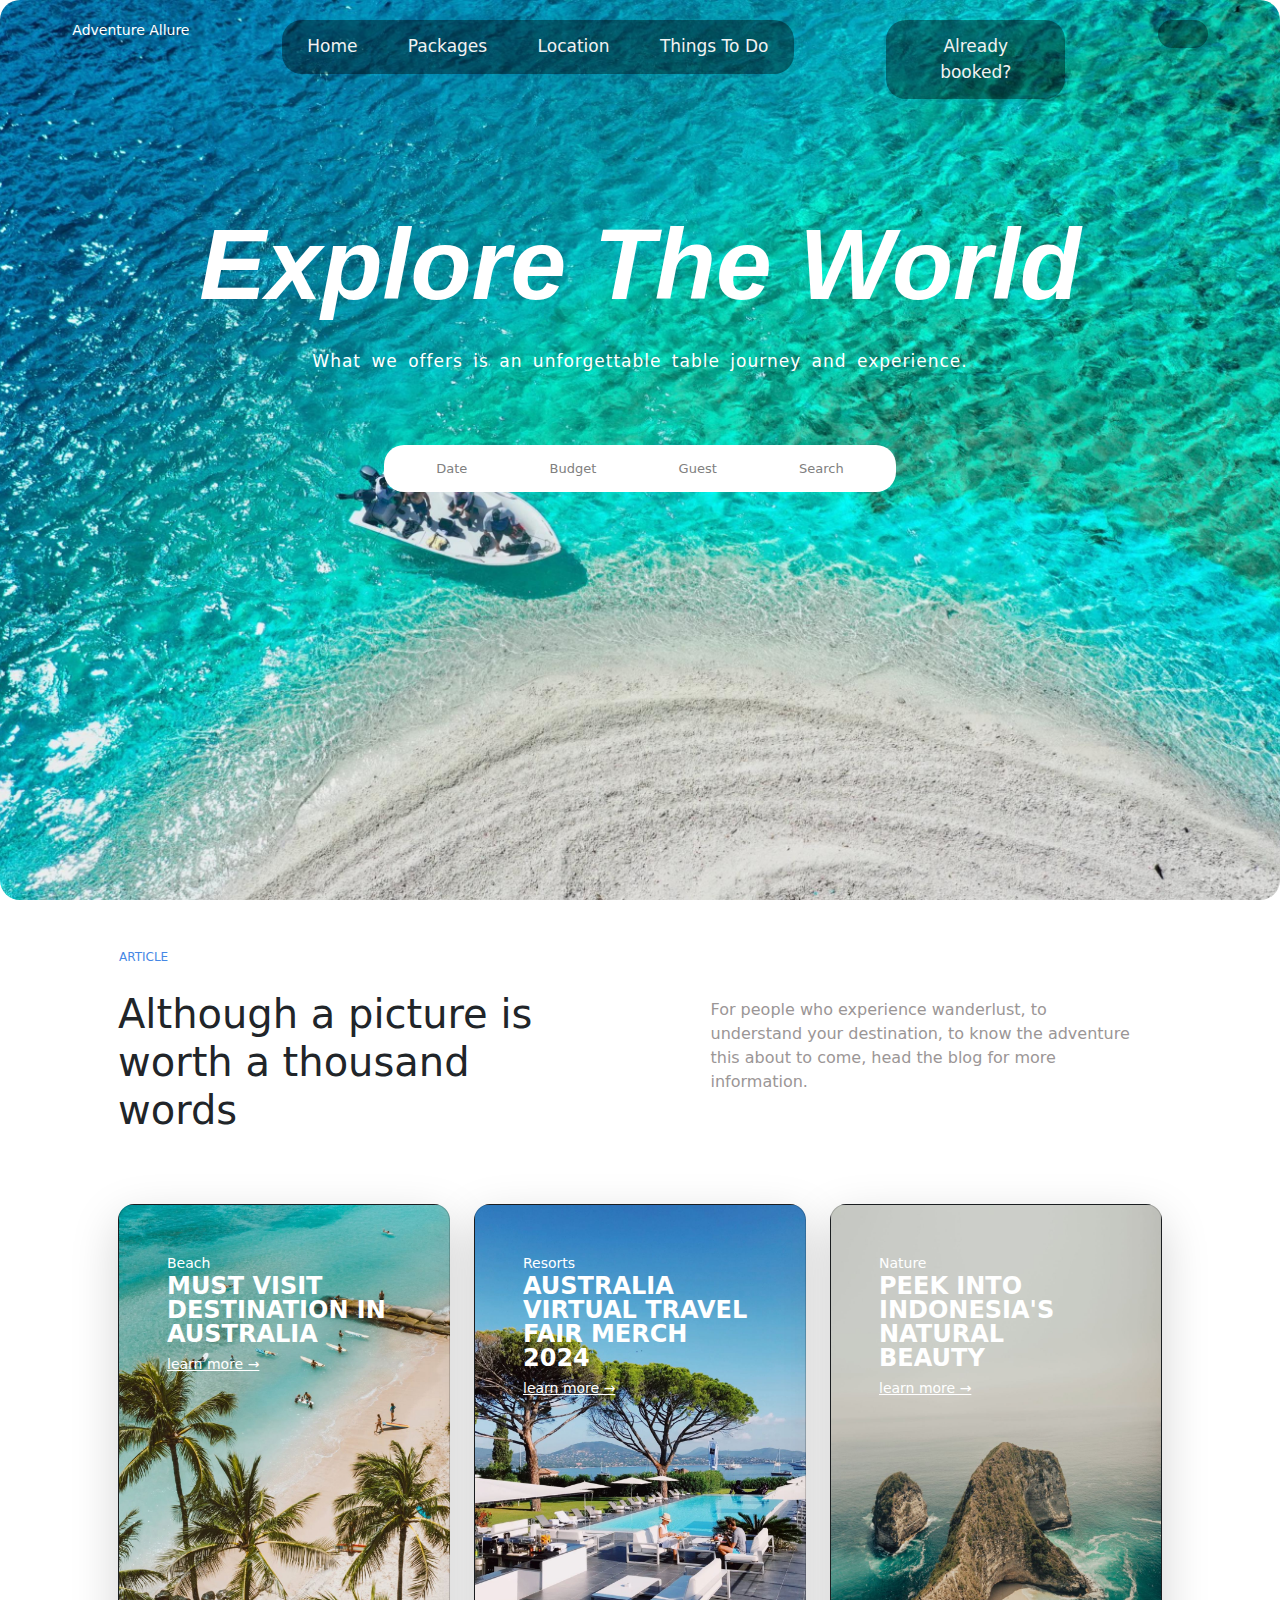
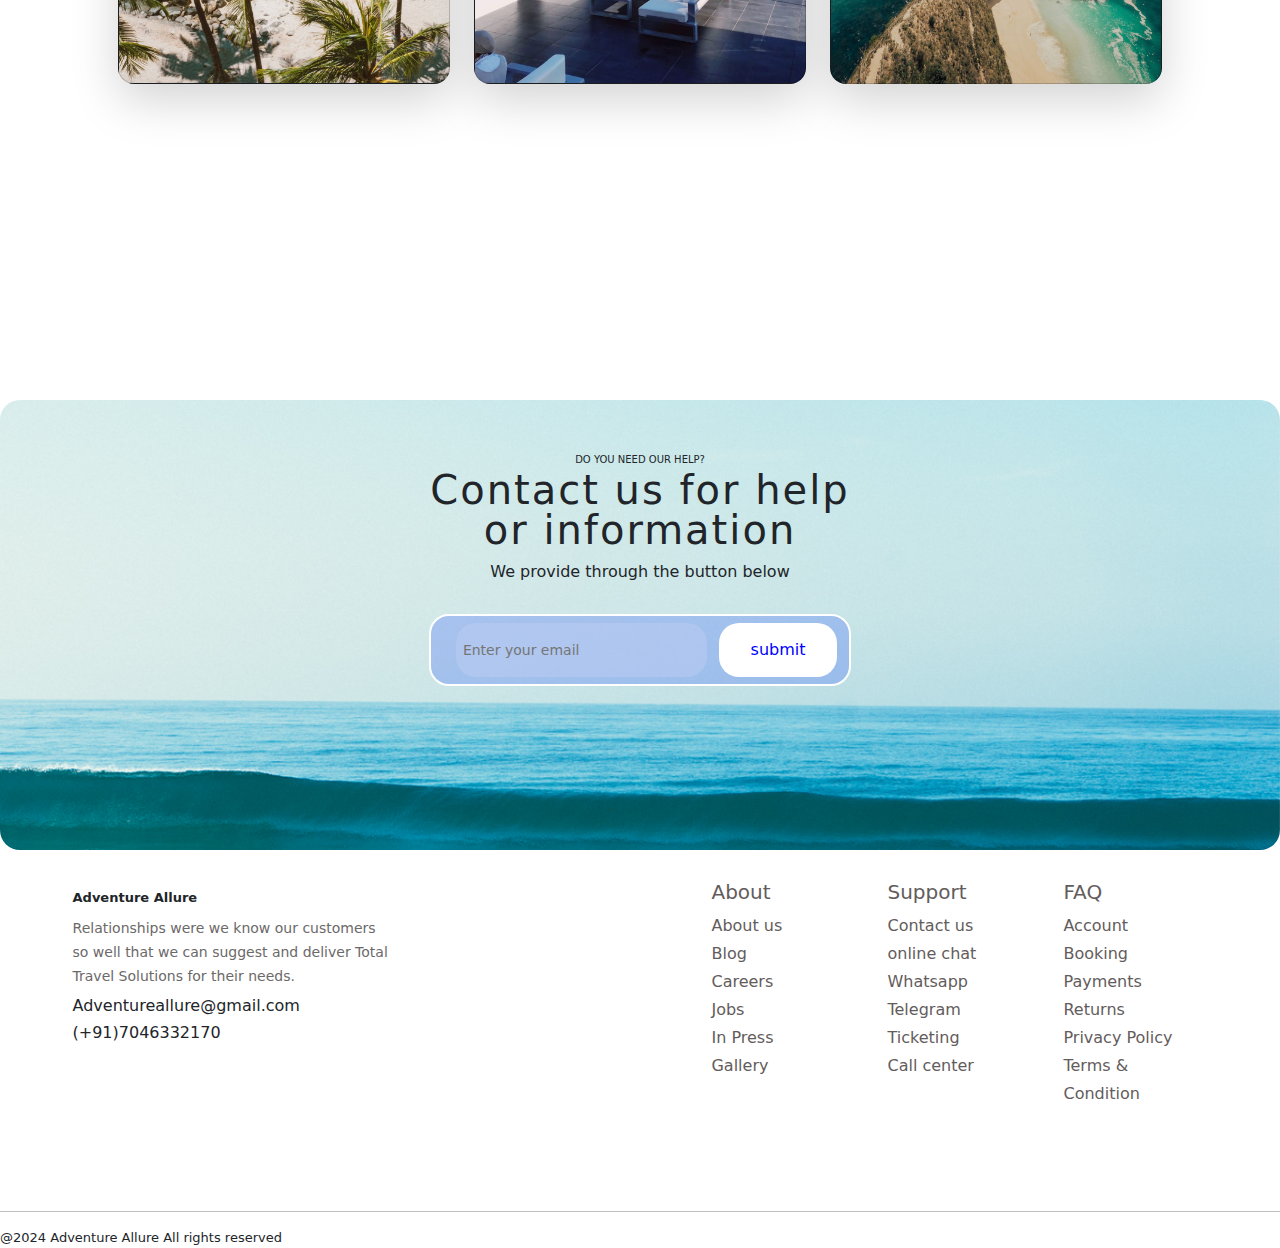
<file: index.html>
<!DOCTYPE html>
<html lang="en">
<head>
    <meta charset="UTF-8">
    <meta name="viewport" content="width=device-width, initial-scale=1.0">
    <title>Document</title>
    <link rel="stylesheet" href="./index.css">
    <link rel="stylesheet" href="https://cdnjs.cloudflare.com/ajax/libs/font-awesome/6.5.2/css/all.min.css" 
    integrity="sha512-SnH5WK+bZxgPHs44uWIX+LLJAJ9/2PkPKZ5QiAj6Ta86w+fsb2TkcmfRyVX3pBnMFcV7oQPJkl9QevSCWr3W6A=="
     crossorigin="anonymous" referrerpolicy="no-referrer" />
     
     <link href="https://cdn.jsdelivr.net/npm/bootstrap@5.3.3/dist/css/bootstrap.min.css" rel="stylesheet" integrity="sha384-QWTKZyjpPEjISv5WaRU9OFeRpok6YctnYmDr5pNlyT2bRjXh0JMhjY6hW+ALEwIH" crossorigin="anonymous">
     <script src="https://cdn.jsdelivr.net/npm/bootstrap@5.3.3/dist/js/bootstrap.bundle.min.js" integrity="sha384-YvpcrYf0tY3lHB60NNkmXc5s9fDVZLESaAA55NDzOxhy9GkcIdslK1eN7N6jIeHz" crossorigin="anonymous"></script>
     <link rel="stylesheet" href="./article.css">
</head>
<body>
   <!-- nav page -->
    <div class="bg-img">
        <div class="nav-header">
        <div class="logo"><i class="fa-solid fa-a"></i><i class="fa-solid fa-a"></i><div style="font-size:14px;">Adventure Allure</div></div>
        <!-- <div class="logo">Adventure Allure</div> -->
        <div class="container1">
          <div class="topnav1">
            <a href="index.html" >Home</a>
            <a href="package.html">Packages</a>
            <a href="location.html">Location</a>
            <a href="things-to-do.html">Things To Do</a>
          </div>
        </div>
        <div class="container2">
            <div class="topnav2">
              <a href="#home">Already booked?</a>
            </div>
          </div>
          <div class="container3">
            <div class="topnav3">
              <a href="#home"><i class="fa-solid fa-bag-shopping"></i></a>
            </div>
          </div>
        </div>
        <div class="Explore-tw">Explore The World</div>
        <div class="unforgettable-jo">What we offers is an unforgettable table journey and experience.</table></div>
        <div class="search-box">
        <div class="container4">
            <div class="topnav4">
              <a href="#date"> <i class="fa-regular fa-calendar-days"></i> Date  <i class="fa-solid fa-angle-down"></i></a>
              <a href="#budget"><i class="fa-regular fa-file"></i> Budget  <i class="fa-solid fa-angle-down"></i></a>
              <a href="#guest"><i class="fa-solid fa-user"></i> Guest  <i class="fa-solid fa-angle-down"></i></a>
              <a href="#search">Search <i class="fa-solid fa-magnifying-glass"></i></a>
            </div>
        </div>
          </div>
        </div>
     
     <div class="container px-4 py-5" id="custom-cards">
         <div class="article">ARTICLE</div>
       <div class="text">
         <div class="text1"><h1 class="pb-2 mt-4 px-4">Although a picture is worth a thousand words</h1></div>
         <div class="text2"><p class="mt-4 pb-2 px-5 pt-2" style="color: rgb(155, 150, 150);">For people who experience wanderlust, to understand your destination, to know the adventure this about to come, head the blog for more information. </p></div>
       </div>
     
         <div class="row row-cols-1 row-cols-lg-3 align-items-stretch g-4 pb-4 px-4">
           <div class="col">
             <div class="card card-cover h-100 overflow-hidden text-bg-dark rounded-4 shadow-lg" style="background-image: url('./images/beach_S.jpg'); background-size: cover; background-repeat: no-repeat;">
               <div class="d-flex flex-column h-100 p-5 pb-3 text-white text-shadow-1">
                 <small>Beach</small>
                 <h3 class=" mb-2 lh-1 fw-bold" style="font-size: 1.5rem; width: 100%; position: relative;">MUST VISIT DESTINATION IN AUSTRALIA</h3>
                 <small><a href="./project.html" style="color: white;">learn more →</a></small>
               </div>
             </div>
           </div>
     
           <div class="col">
             <div class="card card-cover h-100 overflow-hidden text-bg-dark rounded-4 shadow-lg" style="background-image: url('./images/pool_S.jpg');background-size: cover; background-repeat: no-repeat;">
               <div class="d-flex flex-column h-100 p-5 pb-3 text-white text-shadow-1">
                 <small>Resorts</small>
                 <h3 class=" mb-2 lh-1 fw-bold" style="font-size: 1.5rem; width: 100%; position: relative;">AUSTRALIA VIRTUAL TRAVEL FAIR MERCH 2024</h3>
                 <small><a href="./project.html" style="color: white;">learn more →</a></small>
               </div>
             </div>
           </div>
           
     
           <div class="col">
             <div class="card card-cover h-100 overflow-hidden text-bg-dark rounded-4 shadow-lg" style="background-image: url('./images/sea2_S.jpg'); background-size: cover; background-repeat: no-repeat;">
               <div class="d-flex flex-column h-100 p-5 pb-3 text-shadow-1">
                 <small>Nature</small>
                 <h3 class=" mb-2 lh-1 fw-bold" style="font-size: 1.5rem; width: 100%; position: relative;">PEEK INTO INDONESIA'S NATURAL BEAUTY</h3>
                 <small><a href="./project.html" style="color: white;">learn more →</a></small>
               
               </div>
             </div>
           </div>
         </div>
        </div>

      <footer>
        <div class="container-wave">
          <div class="do-you">DO YOU NEED OUR HELP?</div>
          <div class="contact-us">Contact us for help</div>
          <div class="info">or information</div>
          <div class="provide">We provide through the button below</div>
          <div class="mail-container" >
            <i class="fa-regular fa-envelope"></i><input class="mail" placeholder="Enter your email">
            <button class="submit">submit</button>
          </div>
        </div>
        <div class="footer-details">
          <div class="detail1">
            <h5><i class="fa-solid fa-a"></i><i class="fa-solid fa-a"></i>  <b>Adventure Allure</b></h5>
            <p>Relationships were we know our customers</p>
            <p>so well that we can suggest and deliver Total</p>
            <p>Travel Solutions for their needs.</p>
            <h4 class="mail-name"><i class="fa-regular fa-envelope"></i>      Adventureallure@gmail.com</h4>
            <h4><i class="fa-solid fa-phone"></i>  (+91)7046332170</h4>
          </div>
          <div class="detail2">
            <div class="detail2-1">
              <ul>
                    <li><a href="#About" ><h5>About</h5></a></li>
                    <li> <a href="#news">About us</a></li>
                    <li><a href="#contact">Blog</a></li>
                    <li><a href="#about">Careers</a></li>
                    <li> <a href="#news">Jobs</a></li>
                    <li><a href="#contact">In Press</a></li>
                    <li><a href="#about">Gallery</a></li>
              </ul>
            </div>
            <div class="detail2-2"> 
              <ul>
                    <li><a href="#About" ><h5>Support</h5></a></li>
                    <li> <a href="#news">Contact us</a></li>
                    <li><a href="#contact">online chat</a></li>
                    <li><a href="#about">Whatsapp</a></li>
                    <li> <a href="#news">Telegram</a></li>
                    <li><a href="#contact">Ticketing</a></li>
                    <li><a href="#about">Call center</a></li>
              </ul>
            </div>
            <div class="detail2-3">
              <ul>
                    <li><a href="#About" ><h5>FAQ</h5></a></li>
                    <li> <a href="#news">Account</a></li>
                    <li><a href="#contact">Booking</a></li>
                    <li><a href="#about">Payments</a></li>
                    <li> <a href="#news">Returns</a></li>
                    <li><a href="#contact">Privacy Policy</a></li>
                    <li><a href="#about">Terms & Condition</a></li>
              </ul>
            </div>
          </div>
        </div>
        <hr class="hrl">
        <div class="rights">
          <div class="r1">@2024 Adventure Allure All rights reserved </div>
          <div class="social-m">
            <i class="fa-brands fa-instagram"></i>   
             <i class="fa-brands fa-facebook"></i>  
              <i class="fa-brands fa-twitter"></i>
          </div>
      </div>
        
      </footer>
</body>
</html>
</file>
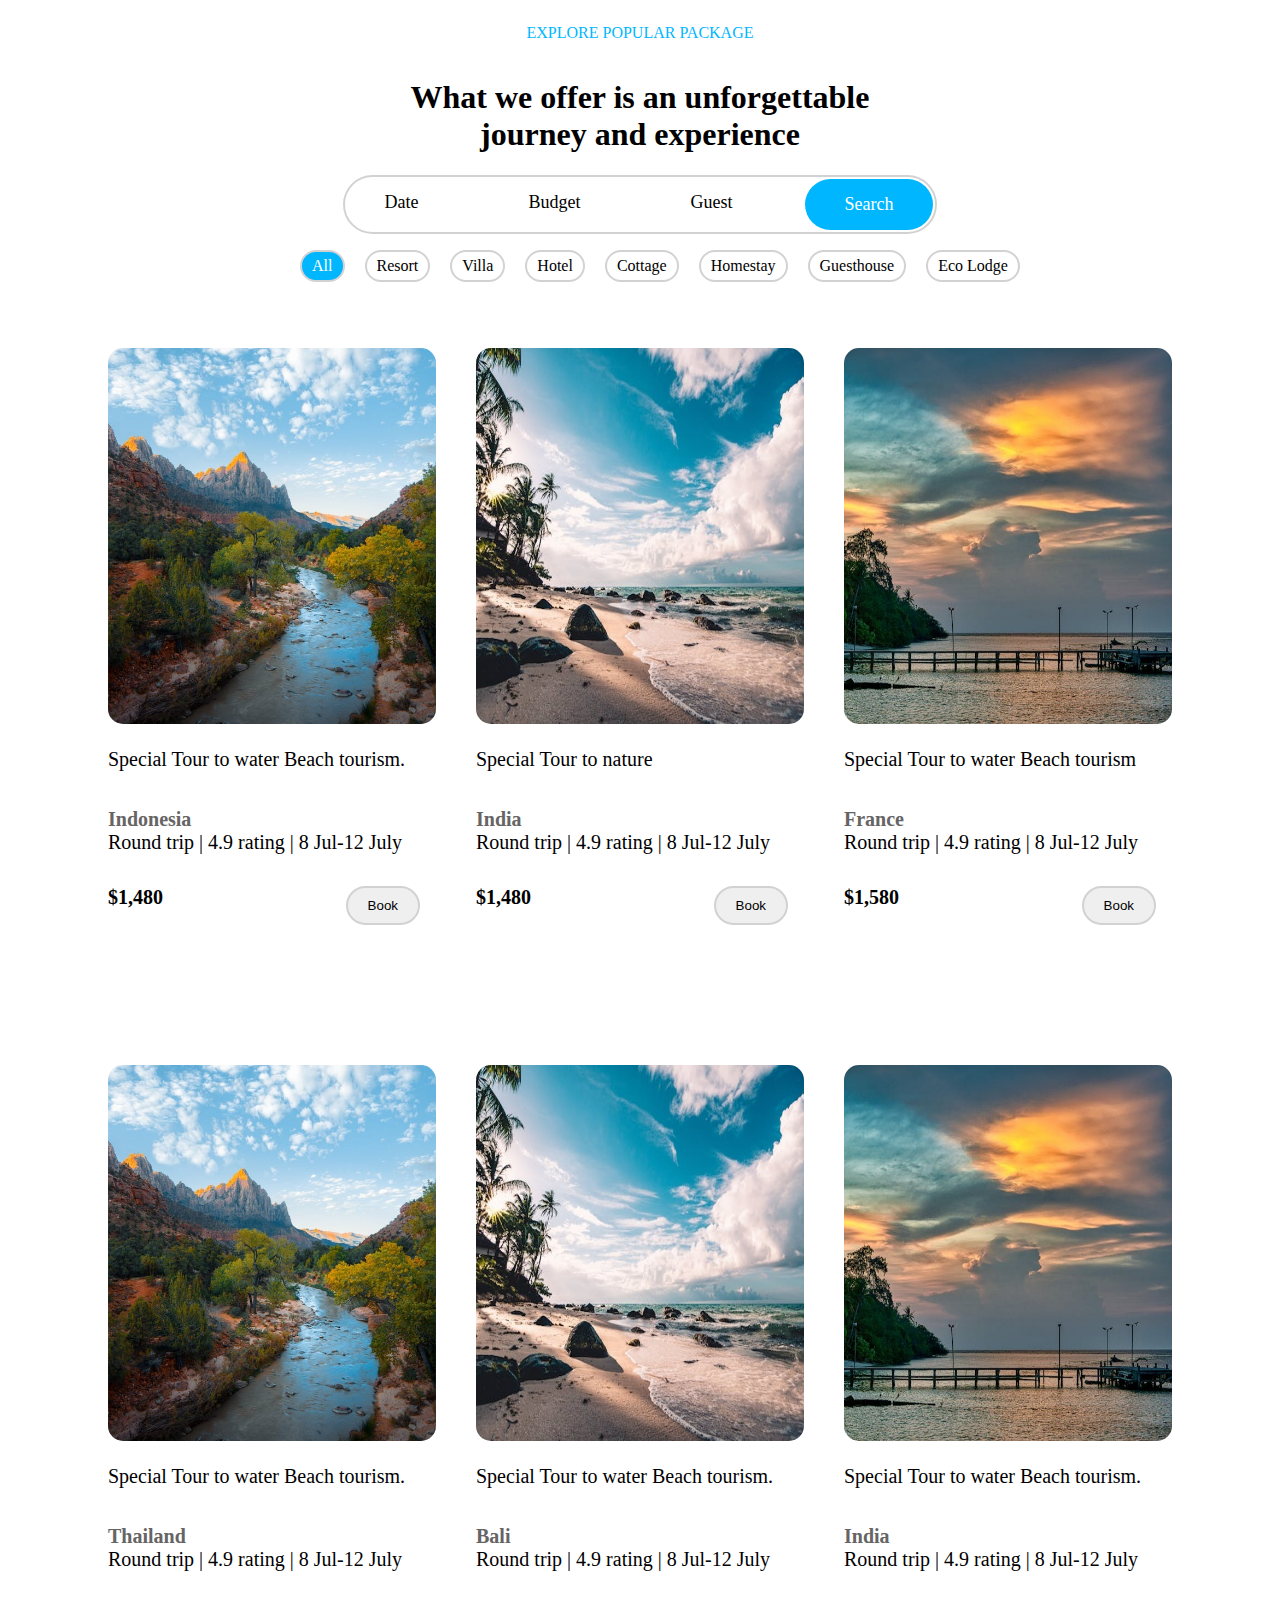
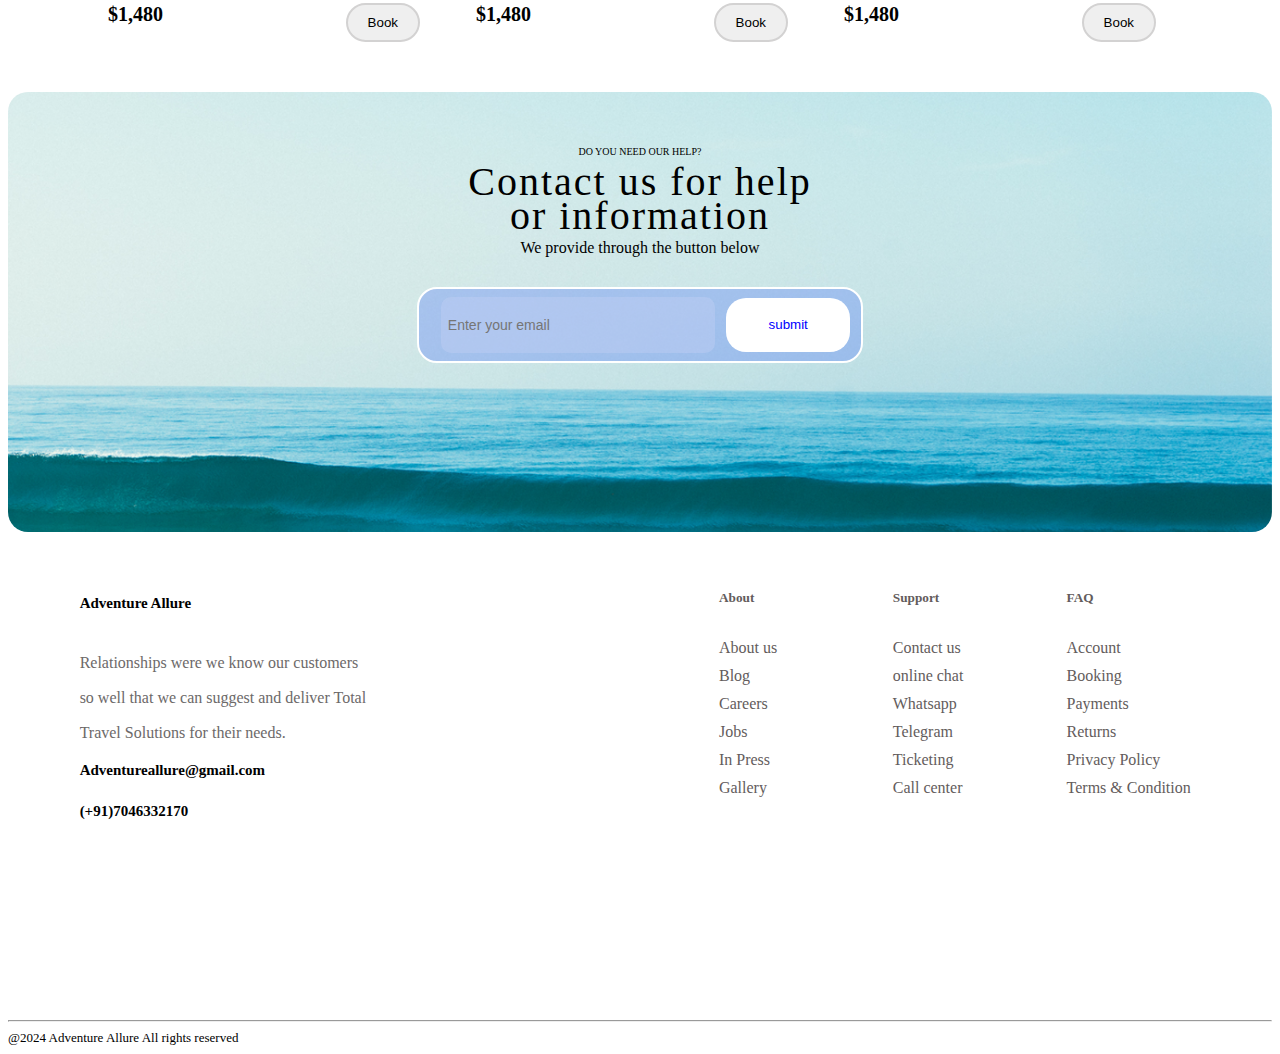
<file: package.html>
<!DOCTYPE html>
<html lang="en">
<head>
    <meta charset="UTF-8">
    <meta name="viewport" content="width=device-width, initial-scale=1.0">
    <title>Travel</title>
    <link rel="stylesheet" href="./package.css">
    <link rel="stylesheet" href="https://cdnjs.cloudflare.com/ajax/libs/font-awesome/6.5.2/css/all.min.css" 
    integrity="sha512-SnH5WK+bZxgPHs44uWIX+LLJAJ9/2PkPKZ5QiAj6Ta86w+fsb2TkcmfRyVX3pBnMFcV7oQPJkl9QevSCWr3W6A=="
     crossorigin="anonymous" referrerpolicy="no-referrer" />
</head>
<body>
    <div class="main">
        <p style="color: #00b7ff;">EXPLORE POPULAR PACKAGE</p>
        <h1 style="text-align: center;">What we offer is an unforgettable <br>journey and experience</h1>
        <div class="nav">
            
                <li>Date</li>
                <li>Budget</li>
                <li>Guest</li>
                <li class="search">Search</li>
            
        </div>
        <ul>
            <li class="all">All</li>
            <li>Resort</li>
            <li>Villa</li>
            <li>Hotel</li>
            <li>Cottage</li>
            <li>Homestay</li>
            <li>Guesthouse</li>
            <li>Eco Lodge</li>
        </ul>
    </div>
    <div class="images">
        <div class="img">
            <img src="./images/mountain_p.jpg" alt="">
            <p class="img-p">Special Tour to water Beach tourism.</p>
            <span style="color: rgb(102, 100, 100); font-weight: 800">Indonesia</span>
            <div><span >Round trip |  4.9 rating  | 8 Jul-12 July</span></div>
            <div class="cost">
                <span style="font-weight: 600;">$1,480</span>
            <button class="book">Book</button>
            </div>
        </div>

        <div class="img">
            <img src="./images/beach_p.jpg" alt="">
            <p class="img-p">Special Tour to nature</p>
            <span style="color: rgb(102, 100, 100); font-weight: 800;">India</span>
           <div>
            <span >Round trip |  4.9 rating  | 8 Jul-12 July</span>
           </div>
            <div class="cost">
                <span style="font-weight: 600;">$1,480</span>
            <button class="book">Book</button>
            </div>
        </div>

        <div class="img">
            <img src="./images/sea_p.jpg" alt="">
            <p class="img-p">Special Tour to water Beach tourism</p>
            <span style="color: rgb(102, 100, 100); font-weight: 800">France</span>
            <div>
                <span >Round trip |  4.9 rating  | 8 Jul-12 July</span>
            </div>
            <div class="cost">
            <span style="font-weight: 600;">$1,580</span>
            <button class="book">Book</button>
            </div>
        </div>

        <div class="img">
            <img src="./images/mountain_p.jpg" alt="">
            <p class="img-p">Special Tour to water Beach tourism.</p>
            <span style="color: rgb(102, 100, 100); font-weight: 800">Thailand</span>
            <div><span >Round trip |  4.9 rating  | 8 Jul-12 July</span></div>
            <div class="cost">
                <span style="font-weight: 600;">$1,480</span>
            <button class="book">Book</button>
            </div>
        </div>

        <div class="img">
            <img src="./images/beach_p.jpg" alt="">
            <p class="img-p">Special Tour to water Beach tourism.</p>
            <span style="color: rgb(102, 100, 100); font-weight: 800">Bali</span>
            <div><span >Round trip |  4.9 rating  | 8 Jul-12 July</span></div>
            <div class="cost">
                <span style="font-weight: 600;">$1,480</span>
            <button class="book">Book</button>
            </div>
    </div>
    <div class="img">
        <img src="./images/sea_p.jpg" alt="">
        <p class="img-p">Special Tour to water Beach tourism.</p>
        <span style="color: rgb(102, 100, 100); font-weight: 800">India</span>
        <div><span >Round trip |  4.9 rating  | 8 Jul-12 July</span></div>
        <div class="cost">
            <span style="font-weight: 600;">$1,480</span>
        <button class="book">Book</button>
        </div>
</div>
</div>
<footer>
    <div class="container-wave">
      <div class="do-you">DO YOU NEED OUR HELP?</div>
      <div class="contact-us">Contact us for help</div>
      <div class="info">or information</div>
      <div class="provide">We provide through the button below</div>
      <div class="mail-container" >
        <i class="fa-regular fa-envelope"></i><input class="mail" placeholder="Enter your email">
        <button class="submit">submit</button>
      </div>
    </div>
    <div class="footer-details">
      <div class="detail1">
        <h5><i class="fa-solid fa-a"></i><i class="fa-solid fa-a"></i>  <b>Adventure Allure</b></h5>
        <p>Relationships were we know our customers</p>
        <p>so well that we can suggest and deliver Total</p>
        <p>Travel Solutions for their needs.</p>
        <h4 class="mail-name"><i class="fa-regular fa-envelope"></i>      Adventureallure@gmail.com</h4>
        <h4><i class="fa-solid fa-phone"></i>(+91)7046332170</h4>
      </div>
      <div class="detail2">
        <div class="detail2-1">
          <ul>
                <li><a href="#About" ><h5>About</h5></a></li>
                <li> <a href="#news">About us</a></li>
                <li><a href="#contact">Blog</a></li>
                <li><a href="#about">Careers</a></li>
                <li> <a href="#news">Jobs</a></li>
                <li><a href="#contact">In Press</a></li>
                <li><a href="#about">Gallery</a></li>
          </ul>
        </div>
        <div class="detail2-2"> 
          <ul>
                <li><a href="#About" ><h5>Support</h5></a></li>
                <li> <a href="#news">Contact us</a></li>
                <li><a href="#contact">online chat</a></li>
                <li><a href="#about">Whatsapp</a></li>
                <li> <a href="#news">Telegram</a></li>
                <li><a href="#contact">Ticketing</a></li>
                <li><a href="#about">Call center</a></li>
          </ul>
        </div>
        <div class="detail2-3">
          <ul>
                <li><a href="#About" ><h5>FAQ</h5></a></li>
                <li> <a href="#news">Account</a></li>
                <li><a href="#contact">Booking</a></li>
                <li><a href="#about">Payments</a></li>
                <li> <a href="#news">Returns</a></li>
                <li><a href="#contact">Privacy Policy</a></li>
                <li><a href="#about">Terms & Condition</a></li>
          </ul>
        </div>
      </div>
    </div>
    <hr class="hrl">
    <div class="rights">
      <div class="r1">@2024 Adventure Allure All rights reserved </div>
      <div class="social-m">
        <i class="fa-brands fa-instagram"></i>   
         <i class="fa-brands fa-facebook"></i>  
          <i class="fa-brands fa-twitter"></i>
      </div>
  </div>
    
  </footer>
</body>
</html>
</file>
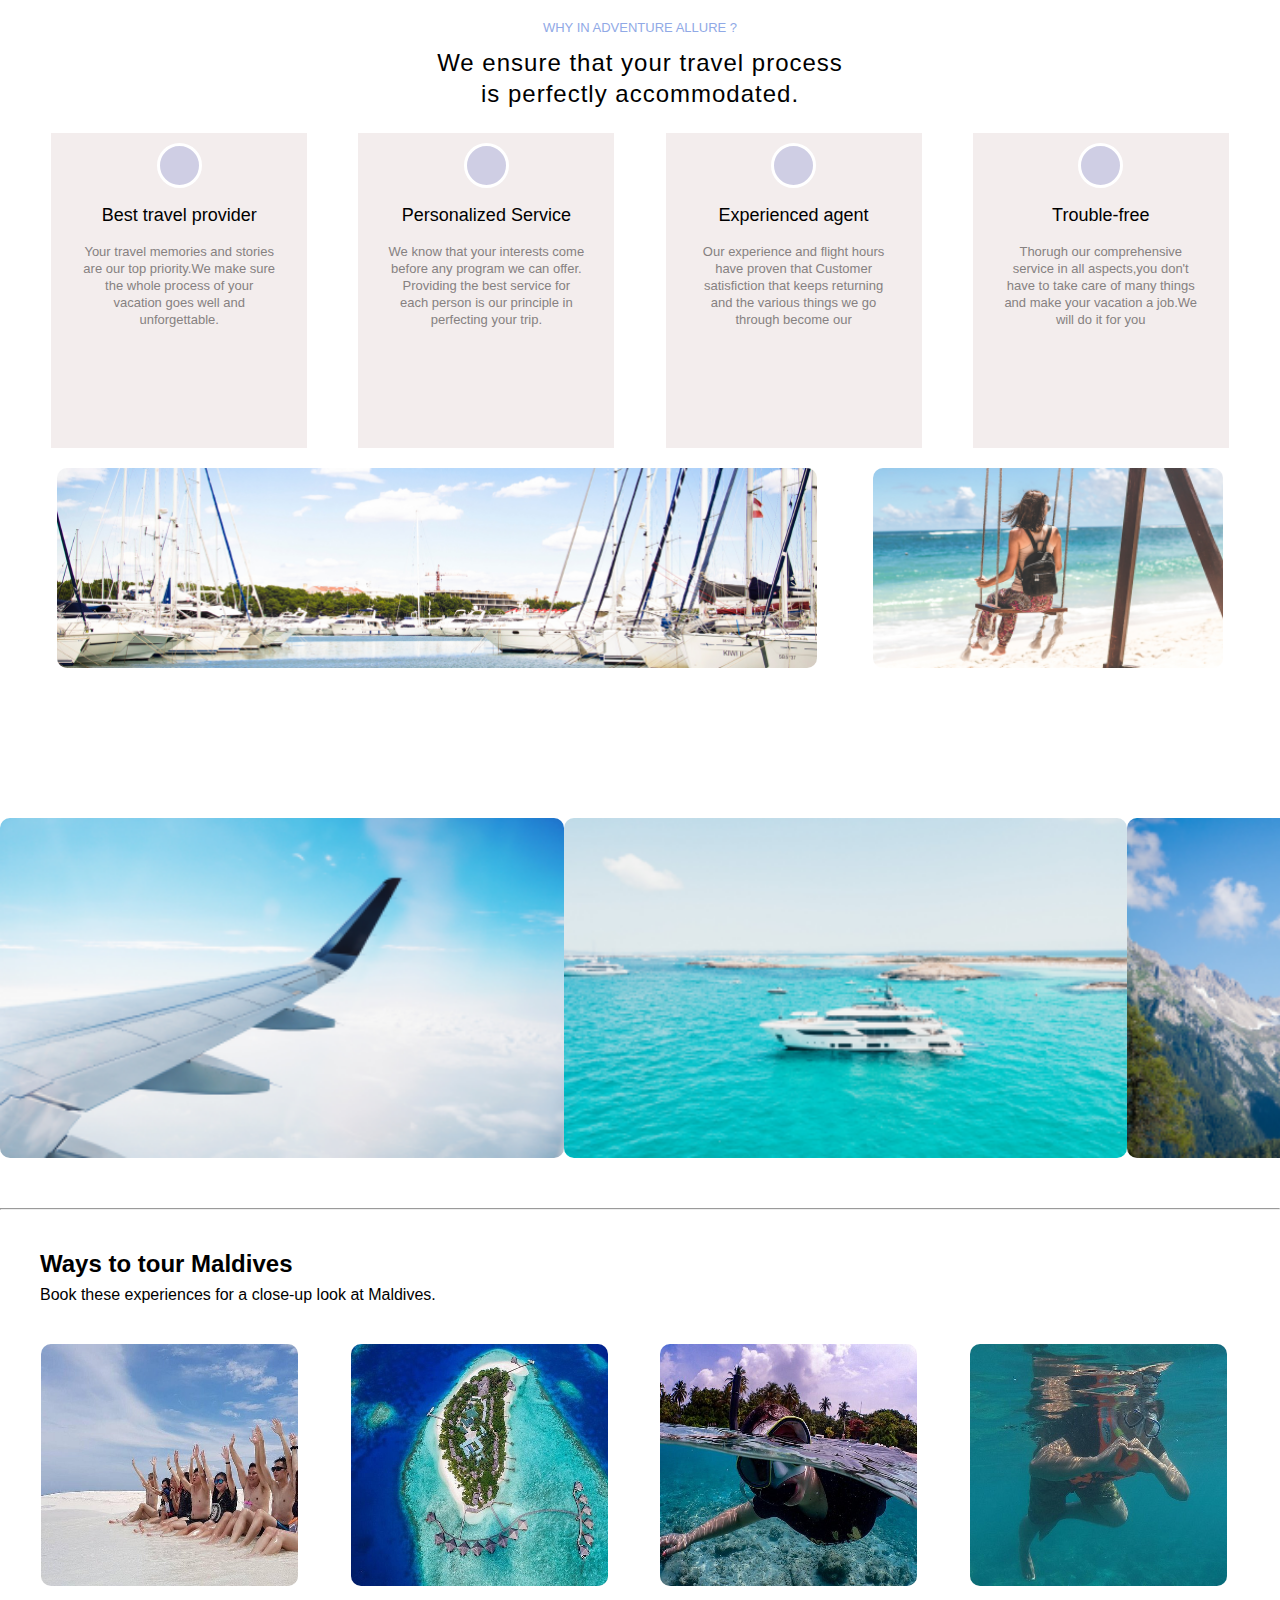
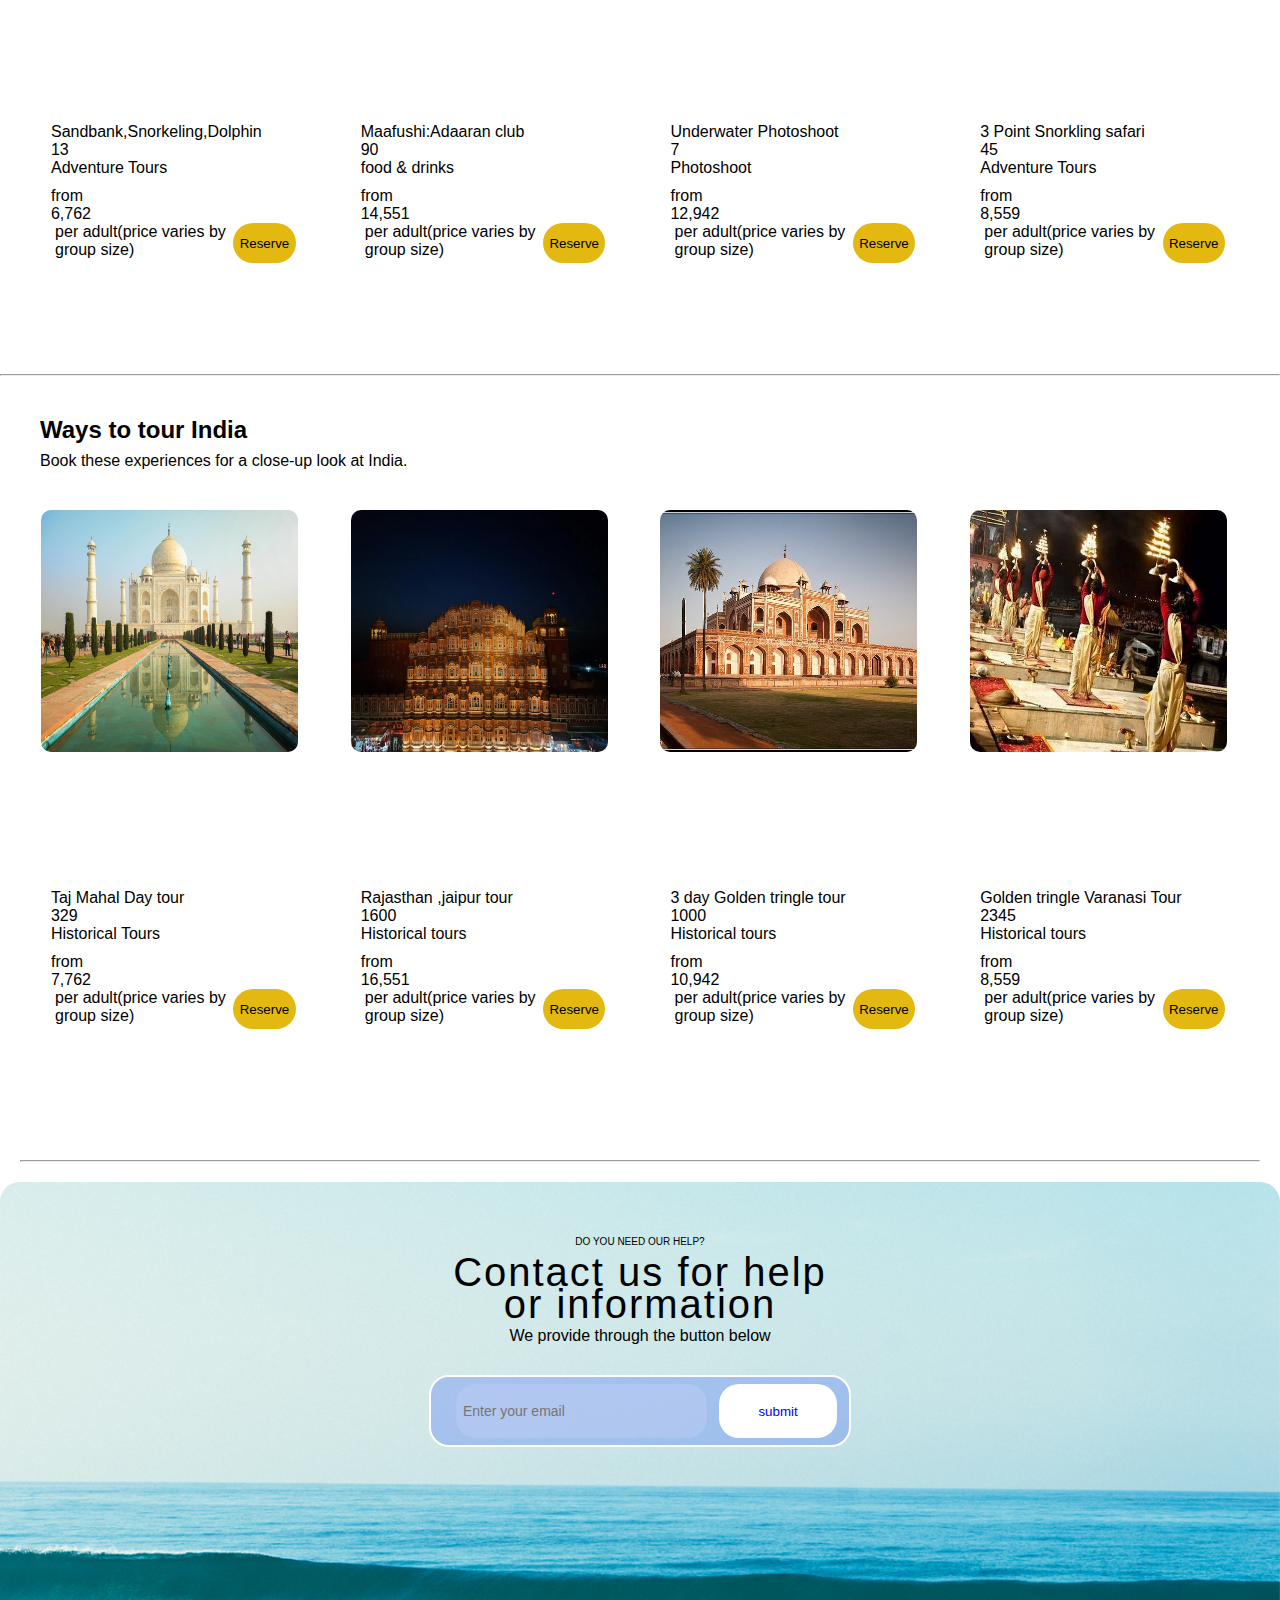
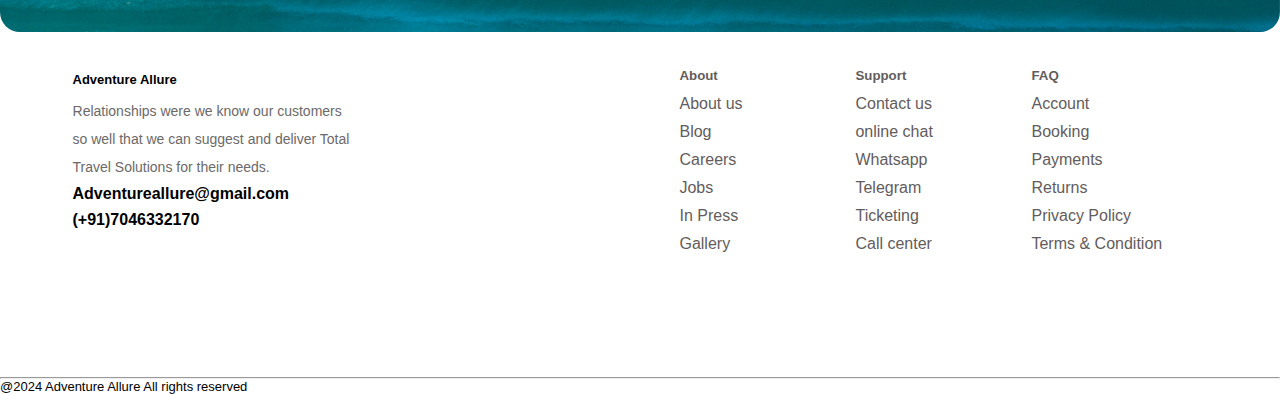
<file: things-to-do.html>
<!DOCTYPE html>
<html lang="en">
<head>
    <meta charset="UTF-8">
    <meta name="viewport" content="width=device-width, initial-scale=1.0">
    <link rel="stylesheet" href="./things-to-do.css">
    <link rel="stylesheet" href="https://cdnjs.cloudflare.com/ajax/libs/font-awesome/6.5.2/css/all.min.css"
     integrity="sha512-SnH5WK+bZxgPHs44uWIX+LLJAJ9/2PkPKZ5QiAj6Ta86w+fsb2TkcmfRyVX3pBnMFcV7oQPJkl9QevSCWr3W6A==" 
     crossorigin="anonymous" referrerpolicy="no-referrer" />
    <title>Document</title>
</head>
<body>
    <div class="why"><p>WHY IN ADVENTURE ALLURE ?</p></div>
    <div class="we_ensure1"><p>We ensure that your travel process</p></div>
    <div class="we_ensure2"><p>is perfectly accommodated.</p></div>
    <div class="pros">
         <div class="pros-cont-1">
            <div class="icon"><i class="fa-solid fa-crown"></i></div>
            <div class="pros_heading">Best travel provider</div>
            <div class="line">Your travel memories and stories</div>
            <div class="line">are our top priority.We make sure</div>
            <div class="line">the whole process of your </div>
            <div class="line">vacation goes well and</div>
            <div class="line">unforgettable.</div>
        </div>
         <div class="pros-cont-1">
            <div class="icon"><i class="fa-regular fa-envelope"></i></i></div>
            <div class="pros_heading">Personalized Service</div>
            <div class="line">We know that your interests come</div>
            <div class="line">before any program we can offer.</div>
            <div class="line">Providing the best service for</div>
            <div class="line">each person is our principle in</div>
            <div class="line">perfecting your trip.</div>
         </div>
            <div class="pros-cont-1">
                <div class="icon"><i class="fa-solid fa-earth-americas"></i></div>
                <div class="pros_heading">Experienced agent</div>
                <div class="line">Our experience and flight hours</div>
                <div class="line">have proven that Customer</div>
                <div class="line">satisfiction that keeps returning </div>
                <div class="line">and the various things we go</div>
                <div class="line">through become our</div>
         </div>
        <div class="pros-cont-1">
                <div class="icon"><i class="fa-solid fa-arrow-right-arrow-left"></i></div>
                <div class="pros_heading">Trouble-free</div>
                <div class="line">Thorugh our comprehensive</div>
                <div class="line">service in all aspects,you don't</div>
                <div class="line">have to take care of many things</div>
                <div class="line">and make your vacation a job.We </div>
                <div class="line">will do it for you</div>
         </div>
    </div>
    <div class="why-pic1">
          <div class="boats-img"><img src="./images/Untitled design (4).png" height="200" width="760" ></div> 
          <div class="couple-img"><img src="./images/Untitled design (10).png" height="200" width="350"></div>
    </div>
    <div class="why-pic2">
         <img src="./images/Untitled design (11).png">
         <img src="./images/Untitled design (12).png"> 
         <img src="./images/Untitled design (13).png">
    </div>
    <hr>
    <div  class="way-maldives">
    <h2>Ways to tour Maldives</h2>
    <p>Book these experiences for a close-up look at Maldives.</p>
    </div>
    <div class="things-in-maldives">
        <div class="things-in-maldives-1">
            <div class="things-in-maldives-1-img">
                <img src="./images/local-island-mal.jpg" height="242" width="257">
            </div>
            <div class="things-in-maldives-1-detail">
                <p>Sandbank,Snorkeling,Dolphin</p>
                <i class="fa-solid fa-star"></i><i class="fa-solid fa-star"></i><i class="fa-solid fa-star"></i><i class="fa-solid fa-star"></i><i class="fa-regular fa-star"></i>      13
                <p class="adventure-tour">Adventure Tours</p>
                <p>from</p>
                <P><i class="fa-solid fa-indian-rupee-sign"></i> 6,762</P>
                <div class="reserve-section">
                    <div class="per-adult">
                        <p>per adult(price varies by group size)</p>
                    </div>
                    <div class="reserve-btn">
                        <button>Reserve</button>
                    </div>
                </div>
            </div>
        </div>
        <div class="things-in-maldives-1">
            <div class="things-in-maldives-1-img">
                <img src="./images/resort-mal.jpg" height="242" width="257">
            </div>
            <div class="things-in-maldives-1-detail">
                <p>Maafushi:Adaaran club</p>
                <i class="fa-solid fa-star"></i><i class="fa-solid fa-star"></i><i class="fa-solid fa-star"></i><i class="fa-solid fa-star"></i><i class="fa-regular fa-star"></i>      90
                <p class="adventure-tour">food & drinks</p>
                <p>from</p>
                <P><i class="fa-solid fa-indian-rupee-sign"></i> 14,551</P>
                <div class="reserve-section">
                    <div class="per-adult">
                        <p>per adult(price varies by group size)</p>
                    </div>
                    <div class="reserve-btn">
                        <button>Reserve</button>
                    </div>
                </div>
            </div>
        </div>
        <div class="things-in-maldives-1">
            <div class="things-in-maldives-1-img">
                <img src="./images/underwater-mal.jpg" height="242" width="257">
            </div>
            <div class="things-in-maldives-1-detail">
                <p>Underwater Photoshoot</p>
                <i class="fa-solid fa-star"></i><i class="fa-solid fa-star"></i><i class="fa-solid fa-star"></i><i class="fa-solid fa-star"></i><i class="fa-regular fa-star"></i>      7
                <p class="adventure-tour">Photoshoot</p>
                <p>from</p>
                <P><i class="fa-solid fa-indian-rupee-sign"></i> 12,942</P>
                <div class="reserve-section">
                    <div class="per-adult">
                        <p>per adult(price varies by group size)</p>
                    </div>
                    <div class="reserve-btn">
                        <button>Reserve</button>
                    </div>
                </div>
            </div>
        </div>
        <div class="things-in-maldives-1">
            <div class="things-in-maldives-1-img">
                <img src="./images/3point-mal.jpg" height="242" width="257">
            </div>
            <div class="things-in-maldives-1-detail">
                <p>3 Point Snorkling safari</p>
                <i class="fa-solid fa-star"></i><i class="fa-solid fa-star"></i><i class="fa-solid fa-star"></i><i class="fa-solid fa-star"></i></i><i class="fa-solid fa-star"></i></i>      45
                <p class="adventure-tour">Adventure Tours</p>
                <p>from</p>
                <P><i class="fa-solid fa-indian-rupee-sign"></i> 8,559</P>
                <div class="reserve-section">
                    <div class="per-adult">
                        <p>per adult(price varies by group size)</p>
                    </div>
                    <div class="reserve-btn">
                        <button>Reserve</button>
                    </div>
                </div>
            </div>
        </div>
    </div>
    <hr>
        <div  class="way-maldives">
        <h2>Ways to tour India</h2>
        <p>Book these experiences for a close-up look at India.</p>
        </div>
    <div class="things-in-maldives">
        <div class="things-in-maldives-1">
            <div class="things-in-maldives-1-img">
                <img src="./images/tajmahal.jpg" height="242" width="257">
            </div>
            <div class="things-in-maldives-1-detail">
                <p>Taj Mahal Day tour</p>
                <i class="fa-solid fa-star"></i><i class="fa-solid fa-star"></i><i class="fa-solid fa-star"></i><i class="fa-solid fa-star"></i> <i class="fa-solid fa-star"></i>     329
                <p class="adventure-tour">Historical Tours</p>
                <p>from</p>
                <P><i class="fa-solid fa-indian-rupee-sign"></i> 7,762</P>
                <div class="reserve-section">
                    <div class="per-adult">
                        <p>per adult(price varies by group size)</p>
                    </div>
                    <div class="reserve-btn">
                        <button>Reserve</button>
                    </div>
                </div>
            </div>
        </div>


        <div class="things-in-maldives-1">
            <div class="things-in-maldives-1-img">
                <img src="./images/hwamahal.jpg" height="242" width="257">
            </div>
            <div class="things-in-maldives-1-detail">
                <p>Rajasthan ,jaipur tour</p>
                <i class="fa-solid fa-star"></i><i class="fa-solid fa-star"></i><i class="fa-solid fa-star"></i><i class="fa-solid fa-star"></i> <i class="fa-solid fa-star"></i>    1600
                <p class="adventure-tour">Historical tours</p>
                <p>from</p>
                <P><i class="fa-solid fa-indian-rupee-sign"></i> 16,551</P>
                <div class="reserve-section">
                    <div class="per-adult">
                        <p>per adult(price varies by group size)</p>
                    </div>
                    <div class="reserve-btn">
                        <button>Reserve</button>
                    </div>
                </div>
            </div>
        </div>
        <div class="things-in-maldives-1">
            <div class="things-in-maldives-1-img">
                <img src="./images/tringle.jpg" height="242" width="257">
            </div>
            <div class="things-in-maldives-1-detail">
                <p>3 day Golden tringle tour</p>
                <i class="fa-solid fa-star"></i><i class="fa-solid fa-star"></i><i class="fa-solid fa-star"></i><i class="fa-solid fa-star"></i><i class="fa-solid fa-star"></i>     1000
                <p class="adventure-tour">Historical tours</p>
                <p>from</p>
                <P><i class="fa-solid fa-indian-rupee-sign"></i> 10,942</P>
                <div class="reserve-section">
                    <div class="per-adult">
                        <p>per adult(price varies by group size)</p>
                    </div>
                    <div class="reserve-btn">
                        <button>Reserve</button>
                    </div>
                </div>
            </div>
        </div>
        <div class="things-in-maldives-1">
            <div class="things-in-maldives-1-img">
                <img src="./images/gangaaarti.jpg" height="242" width="257">
            </div>
            <div class="things-in-maldives-1-detail">
                <p>Golden tringle Varanasi Tour</p>
                <i class="fa-solid fa-star"></i><i class="fa-solid fa-star"></i><i class="fa-solid fa-star"></i><i class="fa-solid fa-star"></i></i><i class="fa-solid fa-star"></i>      2345
                <p class="adventure-tour">Historical tours</p>
                <p>from</p>
                <P><i class="fa-solid fa-indian-rupee-sign"></i> 8,559</P>
                <div class="reserve-section">
                    <div class="per-adult">
                        <p>per adult(price varies by group size)</p>
                    </div>
                    <div class="reserve-btn">
                        <button>Reserve</button>
                    </div>
                </div>
            </div>
        </div>
     </div>
     <hr class="hrl2">
     <footer>
        <div class="container-wave">
          <div class="do-you">DO YOU NEED OUR HELP?</div>
          <div class="contact-us">Contact us for help</div>
          <div class="info">or information</div>
          <div class="provide">We provide through the button below</div>
          <div class="mail-container" >
            <i class="fa-regular fa-envelope"></i><input class="mail" placeholder="Enter your email">
            <button class="submit">submit</button>
          </div>
        </div>
        <div class="footer-details">
          <div class="detail1">
            <h5><i class="fa-solid fa-a"></i><i class="fa-solid fa-a"></i>  <b>Adventure Allure</b></h5>
            <p>Relationships were we know our customers</p>
            <p>so well that we can suggest and deliver Total</p>
            <p>Travel Solutions for their needs.</p>
            <h4 class="mail-name"><i class="fa-regular fa-envelope"></i>      Adventureallure@gmail.com</h4>
            <h4><i class="fa-solid fa-phone"></i>  (+91)7046332170</h4>
          </div>
          <div class="detail2">
            <div class="detail2-1">
              <ul>
                    <li><a href="#About" ><h5>About</h5></a></li>
                    <li> <a href="#news">About us</a></li>
                    <li><a href="#contact">Blog</a></li>
                    <li><a href="#about">Careers</a></li>
                    <li> <a href="#news">Jobs</a></li>
                    <li><a href="#contact">In Press</a></li>
                    <li><a href="#about">Gallery</a></li>
              </ul>
            </div>
            <div class="detail2-2"> 
              <ul>
                    <li><a href="#About" ><h5>Support</h5></a></li>
                    <li> <a href="#news">Contact us</a></li>
                    <li><a href="#contact">online chat</a></li>
                    <li><a href="#about">Whatsapp</a></li>
                    <li> <a href="#news">Telegram</a></li>
                    <li><a href="#contact">Ticketing</a></li>
                    <li><a href="#about">Call center</a></li>
              </ul>
            </div>
            <div class="detail2-3">
              <ul>
                    <li><a href="#About" ><h5>FAQ</h5></a></li>
                    <li> <a href="#news">Account</a></li>
                    <li><a href="#contact">Booking</a></li>
                    <li><a href="#about">Payments</a></li>
                    <li> <a href="#news">Returns</a></li>
                    <li><a href="#contact">Privacy Policy</a></li>
                    <li><a href="#about">Terms & Condition</a></li>
              </ul>
            </div>
          </div>
        </div>
        <hr class="hrl">
        <div class="rights">
          <div class="r1">@2024 Adventure Allure All rights reserved </div>
          <div class="social-m">
            <i class="fa-brands fa-instagram"></i>   
             <i class="fa-brands fa-facebook"></i>  
              <i class="fa-brands fa-twitter"></i>
          </div>
      </div>
        
      </footer>
</body>
</html>
</file>
<file: index.css>
body {
  font-family: Arial, Helvetica, sans-serif}
* {
    margin: 0;
    padding: 0;
    box-sizing: border-box;}


.bg-img {
  /* The image used */
  background-image: url("./images/1.jpeg");
  width:100%;
  height:100vh;

  /* Center and scale the image nicely */
  background-position: center;
  background-repeat: no-repeat;
  background-size: cover;
   display: flex;
  flex-direction: column;
  
  /* Needed to position the navbar */
   position: relative;
  border-radius: 20px;
  /* margin-bottom:10px; */
}
.nav-header{
    position: relative;
  display: flex;
  justify-content:space-evenly;
}
 .logo{
    overflow: hidden;
    font-size: 33px;
    color: white;
    margin: 20px;
}
/* Position the navbar container inside the image */
.container1 {
  /* position: absolute; */
  margin: 20px;
  width: 40%;
}

/* The navbar */
.topnav1 {
  overflow: hidden;
  background-color: rgb(0,0,0,0.4); /* Fallback color */
  background-color: rgba(0,0,0, 0.4);
  border-radius: 20px;
  display: flex;
  justify-content: space-evenly;
}

/* Navbar links */
.topnav1 a {
  /* float:left; */
  color: #f2f2f2;
  text-align: center;
  padding: 14px 25px;
  text-decoration: none;
  font-size: 17px;
}
.topnav1 a:hover {
  background-color: #ddd;
  color: black;
  background-color: rgba(248, 246, 246, 0.795); /* Fallback color */
  background-color: rgba(247, 242, 242, 0.71);
  border-radius: 20px;
}
.container2 {
    /* position: absolute; */
    margin: 20px;
    width: 14%;
  }
  
  /* The navbar */
  .topnav2 {
    overflow: hidden;
    background-color: rgb(0,0,0,0.4); /* Fallback color */
    background-color: rgba(0,0,0, 0.4);
    border-radius: 20px;
    display: flex;
    justify-content: space-evenly;
  }
  
  /* Navbar links */
  .topnav2 a {
    /* float:left; */
    color: #f2f2f2;
    text-align: center;
    padding: 14px 20px;
    text-decoration: none;
    font-size: 17px;
  }
  .topnav2 a:hover {
    background-color: #ddd;
    color: black;
    background-color: rgba(248, 246, 246, 0.795); /* Fallback color */
    background-color: rgba(247, 242, 242, 0.71);
    border-radius: 20px;
  }
  .container3 {
    /* position: absolute; */
    margin: 20px;
    width: 50px;
    height:8px;
  }
  
  /* The navbar */
  .topnav3 {
    overflow: hidden;
    background-color: rgb(0,0,0,0.4); /* Fallback color */
    background-color: rgba(0,0,0, 0.4);
    border-radius: 50px;
    display: flex;
    justify-content:center;
  }
  
  /* Navbar links */
  .topnav3 a {
    /* float:left; */
    color: #f2f2f2;
    padding: 14px 25px;
    text-decoration: none;
  }
  .topnav3 a:hover {
    background-color: #ddd;
    color: black;
    background-color: rgba(248, 246, 246, 0.795); /* Fallback color */
    background-color: rgba(247, 242, 242, 0.71);
    border-radius: 50px;
  }
  .Explore-tw{
    font-family:Arial, Helvetica, sans-serif;
    font-size: 100px;
    font-weight: 600;
    text-align: center;
    color: white;
    padding-top: 70px;
    font-style:oblique;
  }
  .unforgettable-jo{
    font-size: 17px;
    text-align: center;
    color: white;
    padding-top: 10px;
    padding-bottom: 50px;
    word-spacing: 4px;
    letter-spacing: 1px;
  }
  .container4 {
    /* position: absolute; */
    margin: 20px;
    width: 40%;
    
  }
  
  /* The navbar */
  .topnav4 {
    overflow: hidden;
    background-color:white; /* Fallback color */
    /* background-color: rgba(0,0,0, 0.4); */
    border-radius: 20px;
    display: flex;
    justify-content: space-evenly;
  }
  
  /* Navbar links */
  .topnav4 a {
    /* float:left; */
    color:grey;
    text-align: center;
    padding: 14px 30px;
    text-decoration: none;
    font-size: 13px;
    word-spacing:3px;
  }
  .topnav4 a:hover {
    background-color:rgb(34, 130, 240);
    color:white;
    /* background-color: rgba(248, 246, 246, 0.795); /* Fallback color 
    background-color: rgba(247, 242, 242, 0.71); */
    border-radius: 20px;
  }
  .search-box{
  display: flex;
  justify-content:center;
  }

/* footer */
  .container-wave{
  background-image: url("./images/sea-wave_c.png");
  width:100%;
  height:50vh;
  background-position: center;
  background-repeat: no-repeat;
  background-size: cover;
  display: flex;
  flex-direction: column;
  align-items: center;
  position: relative;
  border-radius: 20px;
  padding: 40px 0;
  margin-bottom:30px ;
  }
.do-you{
  font-size: 10px;
  line-height: 40px;
}
.contact-us{
  font-size: 40px;
  font-weight: 500;
  line-height: 20px;
  letter-spacing: 2px;
}
.info{
  font-size: 40px;
  font-weight: 500;
  letter-spacing: 2px;
}
.provide{
  padding-bottom: 30px;
}
.mail-container{
  width:33%;
  height:8vh;
  overflow: hidden;
  background-color: rgba(71, 103, 242, 0.4); /* Fallback color */
  background-color: rgba(101, 137, 245, 0.4);
  border-radius: 20px;
  display: flex;
  justify-content: space-evenly;
  align-items: center;
  border:white 2px solid;
}
.mail{
  width:60%;
  height:6vh;
  background-color: rgba(166, 181, 247, 0.4); /* Fallback color */
  background-color: rgba(195, 208, 245, 0.4);
  border-radius: 20px;
  padding-left: 7px;
  border: none;
  font-size: 14px;
}
.submit{
  width:28%;
  height:6vh;
  border-radius: 20px;
  background-color: white;
  color: blue;
  border: none;
}
.fa-envelope{
  font-size: 13px;
}
.footer-details{
  display: flex;
  height:35vh;
  width:100%;
  justify-content: space-evenly;
}
.detail1{
  height:35vh;
  width:28%;
  display: flex;
  flex-direction: column;
  justify-content: flex-start;
}
.detail1 > h5{
  font-size: 13px;
  padding: 10px 0;
}
.detail1>p{
  color: rgb(108, 105, 105);
  font-size: 14px;
  line-height: 8px;
  font-weight: 400;
}
.detail1 > h4{
  font-size: 16px;
}
.detail2{
  display: flex;
  width:55%;
  justify-content: flex-end;
  line-height: 28px;
  color:rgb(99, 92, 92);
}
.detail2-1{
  width:25%;
  height:35vh;
  color:rgb(99, 92, 92);
}
.detail2-2{
  width:25%;
  height:35vh;
  color:rgb(99, 92, 92);
}
.detail2-3{
  width:25%;
  height:35vh;
  color:rgb(99, 92, 92);
}
.detail2-1 >ul{
  list-style: none;
  color:rgb(99, 92, 92);
}
.detail2-2 >ul{
  list-style: none;
  color:rgb(99, 92, 92);
}
.detail2-3 >ul{
  list-style: none;
  text-decoration: none;
  color:rgb(99, 92, 92);
}
 li>a{
  text-decoration: none;
  color:rgb(99, 92, 92);
}
.hrl{
  color:black;
}
.rights{
  display: flex;
  font-size: 13px;
}
.r1{
 width:50%;
}
.social-m{
  width:50%;
  display: flex;
  justify-content:center;
}
.fa-instagram{
  padding: 0 6px;
}
.fa-facebook{
  padding: 0 9px;
}
</file>
<file: article.css>
*{
    padding: 0;
    margin: 0;
    box-sizing: border-box;
}

.container{
    height: 100vh;
    margin-bottom: 200px;
  }
  .row{
    margin-top: 30px;
  }
  .col{
    height: 30rem;

  }
  .text{
    display: flex;
    gap: 45px;
  }
  .text1, .text2{
    width: 50%;
  }
  p{
    font-size: 1rem;
    
  }
  .article{
    justify-content:space-around;
    font-size:12px;
    color:rgb(69, 135, 229);
    padding-left: 25px;
  }
</file>
<file: package.css>
.main {
    display: flex;
    flex-direction: column;
    justify-content: center;
    align-items: center;
}
.nav {
    border: 2px solid rgb(211, 210, 210);
    border-radius: 50px;
    display: flex;
    gap: 30px;
    list-style: none;
}
.nav li{
     font-size: large;
     font-weight: 500;
    border-radius: 50px;
    padding:15px 40px;
}
.search{
    margin: 2px;
    background-color: #00b7ff;
    color: white;
}

.main ul {
    display: flex;
    justify-content: space-between;
    list-style: none; 
}
.main ul li{
    border: 2px solid rgb(211, 210, 210); 
    padding:5px 10px;
    border-radius: 50px;
    margin: 0px 10px;
}
.all {
    background-color: #00b7ff;
    color: white;
}

.images {
    padding: 0px 100px;
    display: grid;
    grid-template-columns: repeat(3,minmax(150px,1fr));
    grid-gap: 40px;
}

.images img {
    height: 60%;
    width: 100%;
    border-radius: 15px;
}
.img{
    margin-top:50px ;
}
.img-p{
    height: 40px;
}
.images p, span{
    font-size: 20px;
}
.cost
{   margin:2rem 1rem 1rem 0;
    display: flex;
    justify-content: space-between;
}
.book{
    border: 2px solid rgb(211, 210, 210); 
    padding:10px 20px;
    border-radius: 50px;
}
/* footer */

.container-wave{
    background-image: url("./images/sea-wave_c.png");
    width:100%;
    height:40vh;
    background-position: center;
    background-repeat: no-repeat;
    background-size: cover;
    display: flex;
    flex-direction: column;
    align-items: center;
    position: relative;
    border-radius: 20px;
    padding: 40px 0;
    margin-bottom:30px ;
    }
  .do-you{
    font-size: 10px;
    line-height: 40px;
  }
  .contact-us{
    font-size: 40px;
    font-weight: 500;
    line-height: 20px;
    letter-spacing: 2px;
  }
  .info{
    font-size: 40px;
    font-weight: 500;
    letter-spacing: 2px;
  }
  .provide{
    padding-bottom: 30px;
  }
  .mail-container{
    width:35%;
    height:8vh;
    overflow: hidden;
    background-color: rgba(71, 103, 242, 0.4); /* Fallback color */
    background-color: rgba(101, 137, 245, 0.4);
    border-radius: 20px;
    display: flex;
    justify-content: space-evenly;
    align-items: center;
    border:white 2px solid;
  }
  .mail{
    width:60%;
    height:6vh;
    background-color: rgba(166, 181, 247, 0.4); /* Fallback color */
    background-color: rgba(195, 208, 245, 0.4);
    border-radius: 10px;
    padding-left: 7px;
    border: none;
    font-size: 14px;
  }
  .submit{
    width:28%;
    height:6vh;
    border-radius: 20px;
    background-color: white;
    color: blue;
    border: none;
  }
  .fa-envelope{
    font-size: 13px;
  }
  .footer-details{
    display: flex;
    height:50vh;
    width:100%;
    justify-content: space-evenly;
  }
  .detail1{
    height:50vh;
    width:28%;
    display: flex;
    flex-direction: column;
    justify-content: flex-start;
  }
  .detail1 > h5{
    font-size: 15px;
    padding: 8px 0;
  }
  .detail1>p{
    color: rgb(108, 105, 105);
    font-size: 16px;
    line-height: 3px;
    font-weight: 400;
  }
  .detail1 > h4{
    font-size: 15px;
    line-height: 1px;
  }
  .detail2{
    display: flex;
    width:55%;
    justify-content: flex-end;
    line-height: 28px;
    color:rgb(99, 92, 92);
  }
  .detail2-1{
    width:25%;
    height:35vh;
    color:rgb(99, 92, 92);
  }
  .detail2-2{
    width:25%;
    height:35vh;
    color:rgb(99, 92, 92);
  }
  .detail2-3{
    width:25%;
    height:35vh;
    color:rgb(99, 92, 92);
  }
  .detail2-1 >ul{
    list-style: none;
    color:rgb(99, 92, 92);
  }
  .detail2-2 >ul{
    list-style: none;
    color:rgb(99, 92, 92);
  }
  .detail2-3 >ul{
    list-style: none;
    text-decoration: none;
    color:rgb(99, 92, 92);
  }
   li>a{
    text-decoration: none;
    color:rgb(99, 92, 92);
  }
  .hrl{
    color:black;
  }
  .rights{
    display: flex;
    font-size: 13px;
  }
  .r1{
   width:50%;
  }
  .social-m{
    width:50%;
    display: flex;
    justify-content:center;
  }
  .fa-instagram{
    padding: 0 6px;
  }
  .fa-facebook{
    padding: 0 9px;
  }
</file>
<file: things-to-do.css>
*{
    margin:0;
    padding: 0;
    box-sizing: border-box;
}
body{
    height:100vh;
    width:100%;
    font-family: Arial, Helvetica, sans-serif;
}
.why{
    display: flex;
    align-items: center;
    justify-content: center;
    padding-top:20px;
    padding-bottom:10px;
    font-weight: 500;
    font-size: 13px;
    color:rgb(144, 169, 230);
}
.we_ensure1{
    display: flex;
    align-items: center;
    justify-content: center;
    font-size:x-large;
    line-height: 35px;
    letter-spacing: 1px;
}
.we_ensure2{
    display: flex;
    align-items: center;
    justify-content: center;
    font-size:x-large;
    letter-spacing: 1px;
    padding-bottom:25px;
}
.pros{
    width:100%;
    height:35vh;
    display: flex;
    justify-content:space-evenly;
    align-items: center;
}
.pros-cont-1{
    width:20%;
    height:35vh;
    /* border: black 2px solid; */
    display: flex;
    flex-direction: column;
     align-items: center;
     background-color: rgb(243, 237, 237);
     padding: 10px 0;
}
.icon{
    height:45px;
    width: 45px;
    display: flex;
    border-radius: 50px;
    border:white 3px solid;
    background-color: rgb(207, 206, 228);
    justify-content: center;
    align-items: center;
}
.fa-crown{
    font-size: 20px;
    color:rgb(88, 88, 250);
}
.fa-envelope{
    font-size: 20px;
    color:rgb(88, 88, 250);
}
.fa-earth-americas{
    font-size: 20px;
    color:rgb(88, 88, 250);
}
.fa-arrow-right-arrow-left{
    font-size: 20px;
    color:rgb(88, 88, 250);
}
.pros_heading{
    font-weight: 500;
    padding: 17px 0;
    font-size: 18px;
}
.line{
    color:rgb(134, 129, 129);
    font-size: 13px;
    line-height: 17px;
}
.why-pic1{
    display:flex;
    justify-content:space-evenly;
    height:40vh;
    width:100%;
    /* border: black 2px solid; */
    padding:20px 0;
    /* margin-top: 20px ; */
}
.why-pic2{
    display:flex;
    justify-content:space-evenly;
    height:40vh;
    width:100%;
    /* border: black 2px solid; */
    padding: 10px 0;
    margin-bottom: 40px;
}
img{
    border-radius: 10px;
}
.way-maldives{
    width:40%;
    display: flex;
    justify-content: space-around;
    padding: 40px;
    flex-direction: column;
    gap:0.5em;

}
.way-maldives > h2{
    justify-content:center;
}
.things-in-maldives{
    width: 100%;
    height:70vh;
    display: flex;
    justify-content: space-evenly;
}
.things-in-maldives-1{
    width:21%;
    /* justify-content: space-evenly; */
    /* border: black 2px solid; */
}
.things-in-maldives-1-img{
    height:41vh;
   

}
.things-in-maldives-1-detail{
    height:30vh;
    padding:10px;
    gap:2em;
}
.fa-star{
    color:rgb(7, 123, 104);
}
.adventure-tour{
    padding-bottom:10px;
}
.reserve-section{
   
    display: flex;
    height:9vh;
    justify-content: space-evenly;
}
.per-adult{
    width:70%;
    flex-direction:column;
}
.reserve-btn{
    width:25%;
    display: flex;
}
.reserve-btn > button{
    justify-content: center;
    background-color: rgb(226, 184, 17);
    height:40px;
    width:110px;
    border-radius: 20px;
    border: none;
}

/* footer */
.container-wave{
    background-image: url("./images/sea-wave_c.png");
    width:100%;
    height:50vh;
    background-position: center;
    background-repeat: no-repeat;
    background-size: cover;
    display: flex;
    flex-direction: column;
    align-items: center;
    position: relative;
    border-radius: 20px;
    padding: 40px 0;
    margin-bottom:30px ;
    }
  .do-you{
    font-size: 10px;
    line-height: 40px;
  }
  .contact-us{
    font-size: 40px;
    font-weight: 500;
    line-height: 20px;
    letter-spacing: 2px;
  }
  .info{
    font-size: 40px;
    font-weight: 500;
    letter-spacing: 2px;
  }
  .provide{
    padding-bottom: 30px;
  }
  .mail-container{
    width:33%;
    height:8vh;
    overflow: hidden;
    background-color: rgba(71, 103, 242, 0.4); /* Fallback color */
    background-color: rgba(101, 137, 245, 0.4);
    border-radius: 20px;
    display: flex;
    justify-content: space-evenly;
    align-items: center;
    border:white 2px solid;
  }
  .mail{
    width:60%;
    height:6vh;
    background-color: rgba(166, 181, 247, 0.4); /* Fallback color */
    background-color: rgba(195, 208, 245, 0.4);
    border-radius: 20px;
    padding-left: 7px;
    border: none;
    font-size: 14px;
  }
  .submit{
    width:28%;
    height:6vh;
    border-radius: 20px;
    background-color: white;
    color: blue;
    border: none;
  }
  .fa-envelope{
    font-size: 13px;
  }
  .footer-details{
    display: flex;
    height:35vh;
    width:100%;
    justify-content: space-evenly;
  }
  .detail1{
    height:35vh;
    width:28%;
    display: flex;
    flex-direction: column;
    justify-content: flex-start;
  }
  .detail1 > h5{
    font-size: 13px;
    padding: 10px 0;
  }
  .detail1>p{
    color: rgb(108, 105, 105);
    font-size: 14px;
    line-height: 28px;
    font-weight: 400;
  }
  .detail1 > h4{
    font-size: 16px;
    padding: 4px 0;
  }
  .detail2{
    display: flex;
    width:55%;
    justify-content: flex-end;
    line-height: 28px;
    color:rgb(99, 92, 92);
  }
  .detail2-1{
    width:25%;
    height:35vh;
    color:rgb(99, 92, 92);
  }
  .detail2-2{
    width:25%;
    height:35vh;
    color:rgb(99, 92, 92);
  }
  .detail2-3{
    width:25%;
    height:35vh;
    color:rgb(99, 92, 92);
  }
  .detail2-1 >ul{
    list-style: none;
    color:rgb(99, 92, 92);
  }
  .detail2-2 >ul{
    list-style: none;
    color:rgb(99, 92, 92);
  }
  .detail2-3 >ul{
    list-style: none;
    text-decoration: none;
    color:rgb(99, 92, 92);
  }
   li>a{
    text-decoration: none;
    color:rgb(99, 92, 92);
  }
  .hrl{
    color:black;
  }
  .rights{
    display: flex;
    font-size: 13px;
  }
  .r1{
   width:50%;
  }
  .social-m{
    width:50%;
    display: flex;
    justify-content:center;
  }
  .fa-instagram{
    padding: 0 6px;
  }
  .fa-facebook{
    padding: 0 9px;
  }
  .hrl2{
   margin: 20px;
  }
</file>
